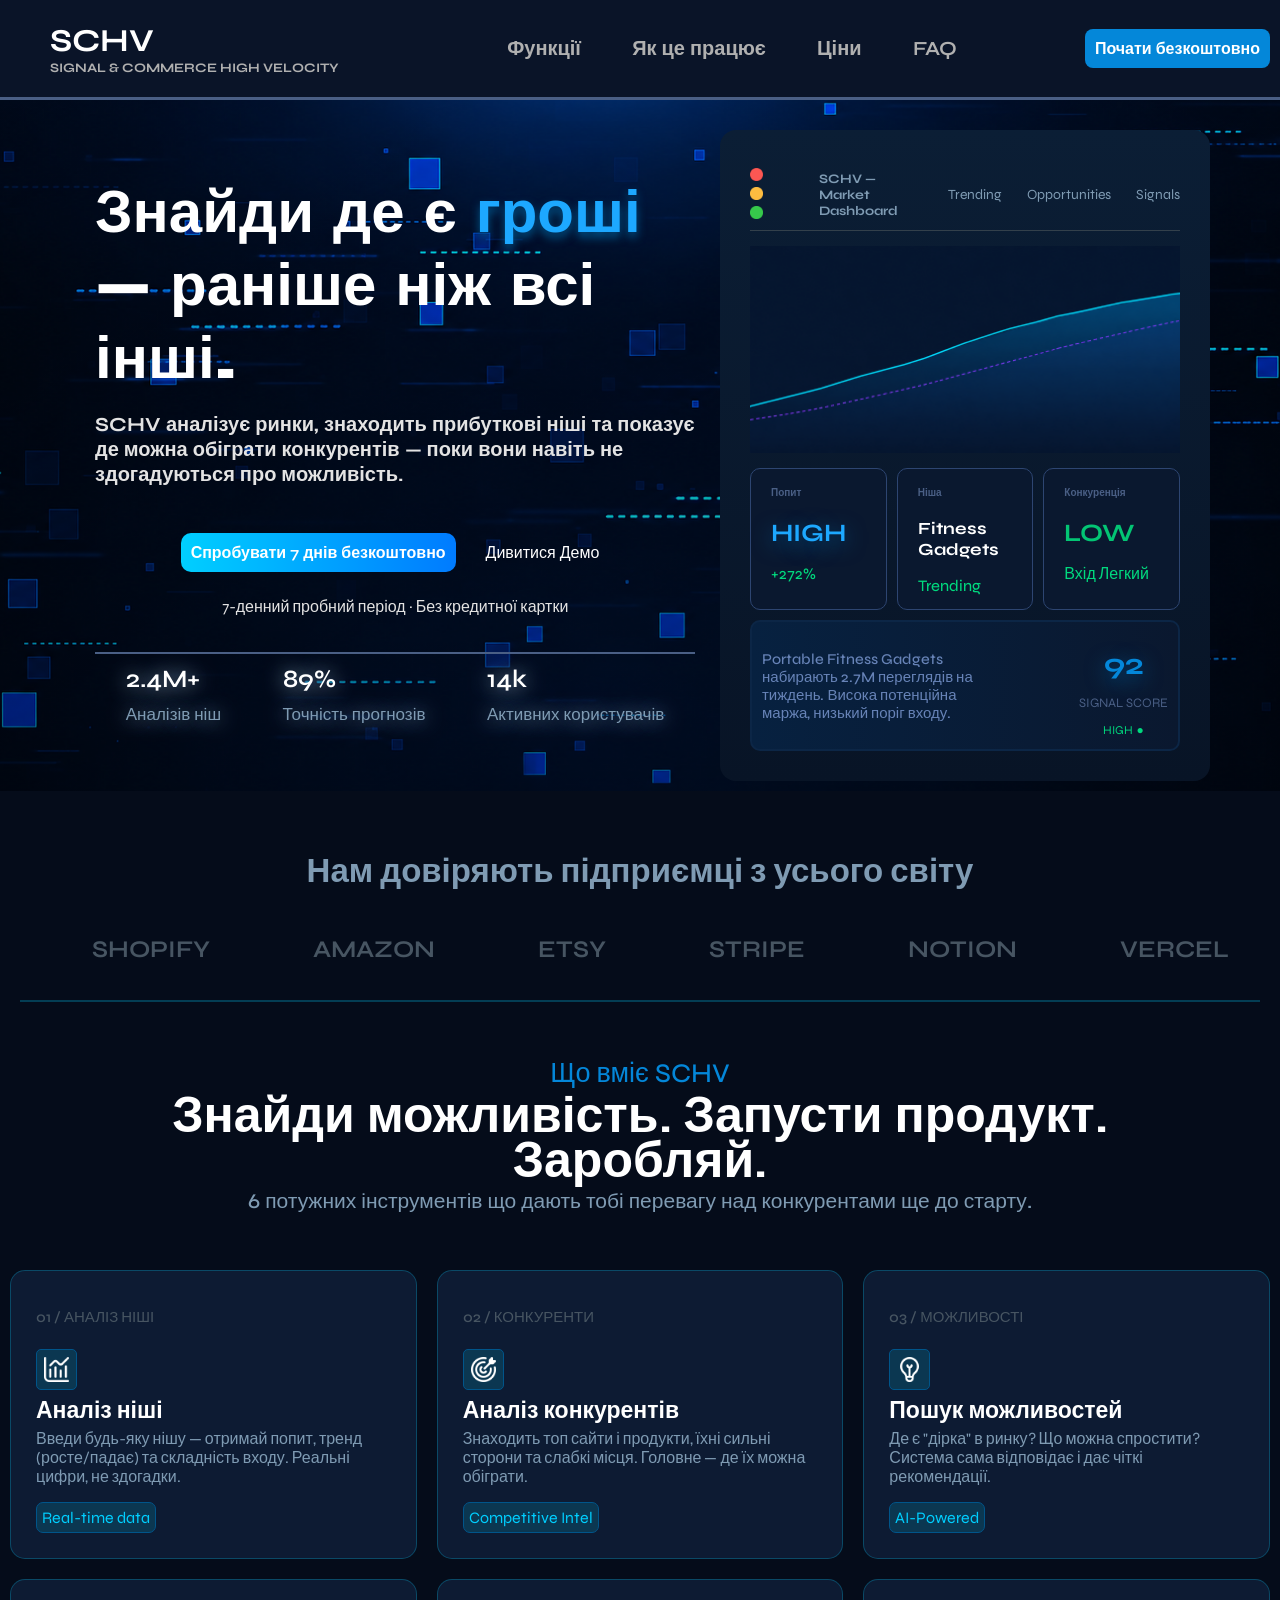
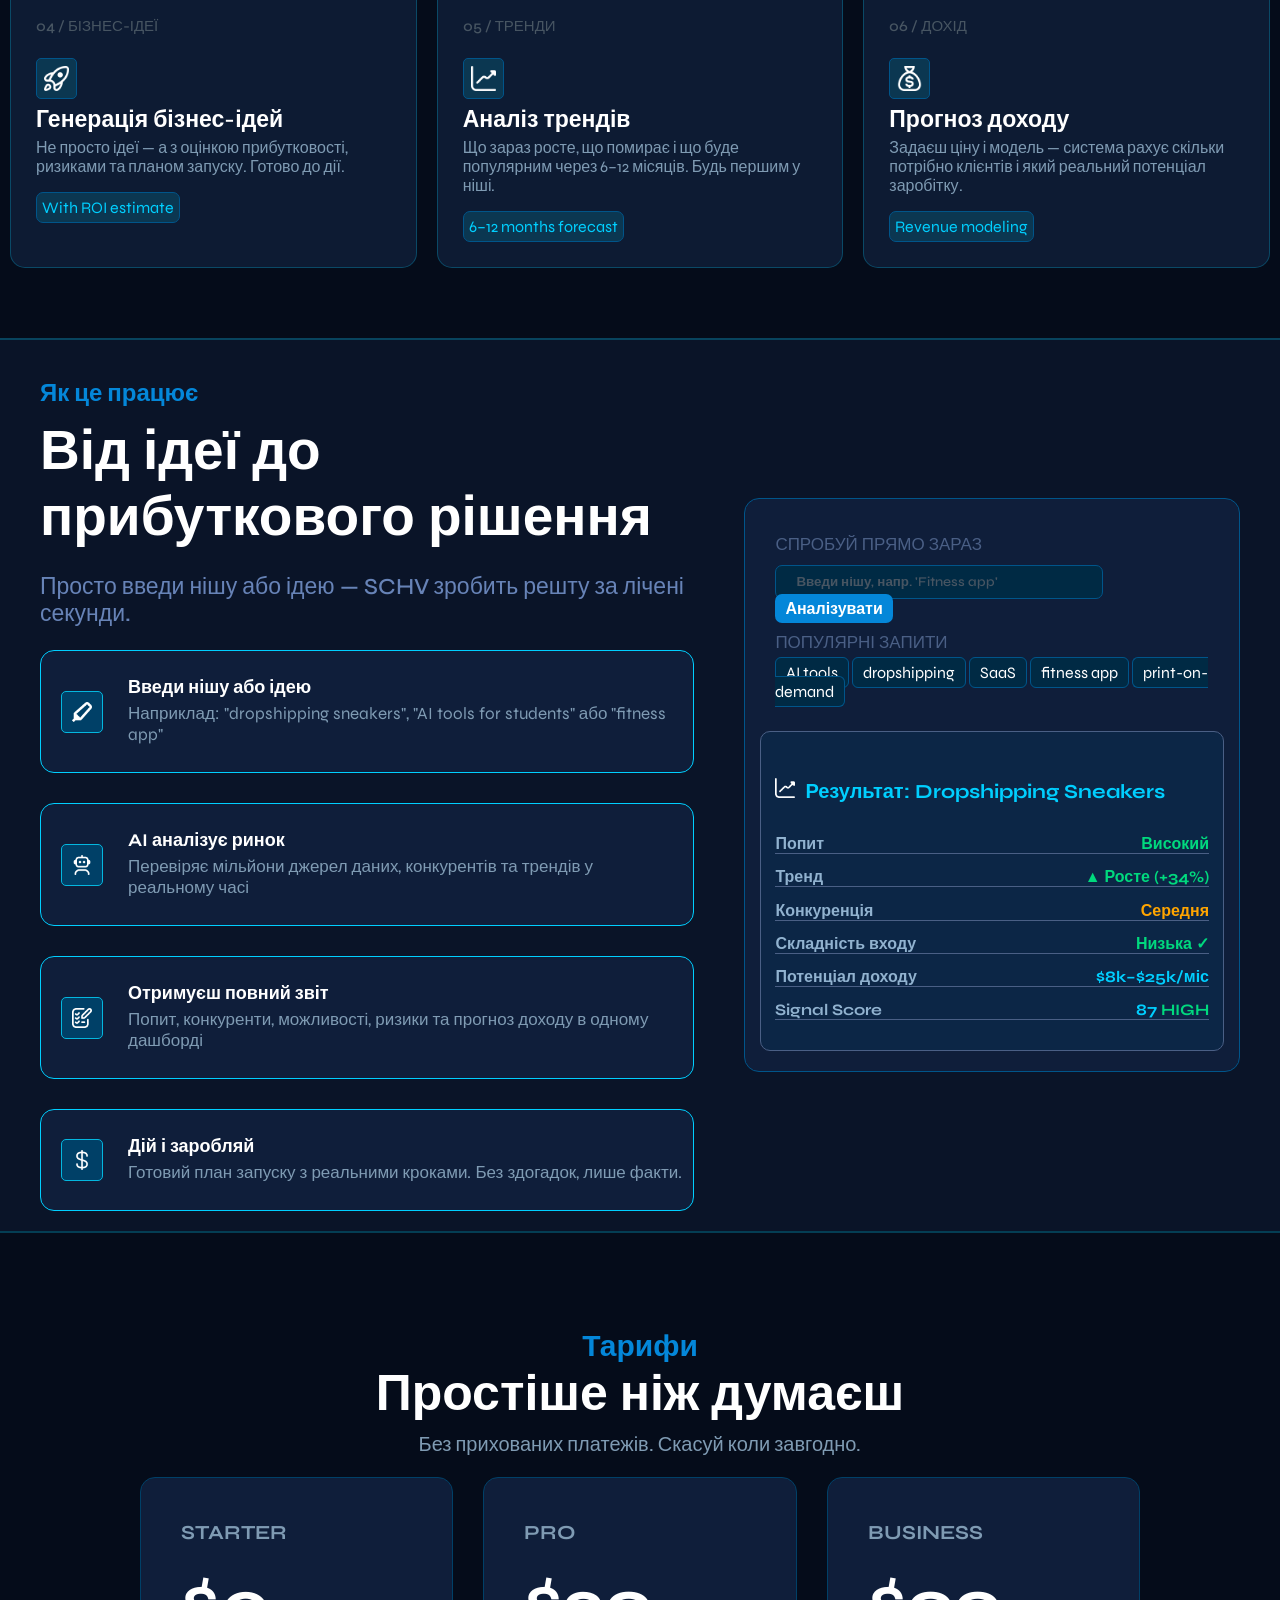
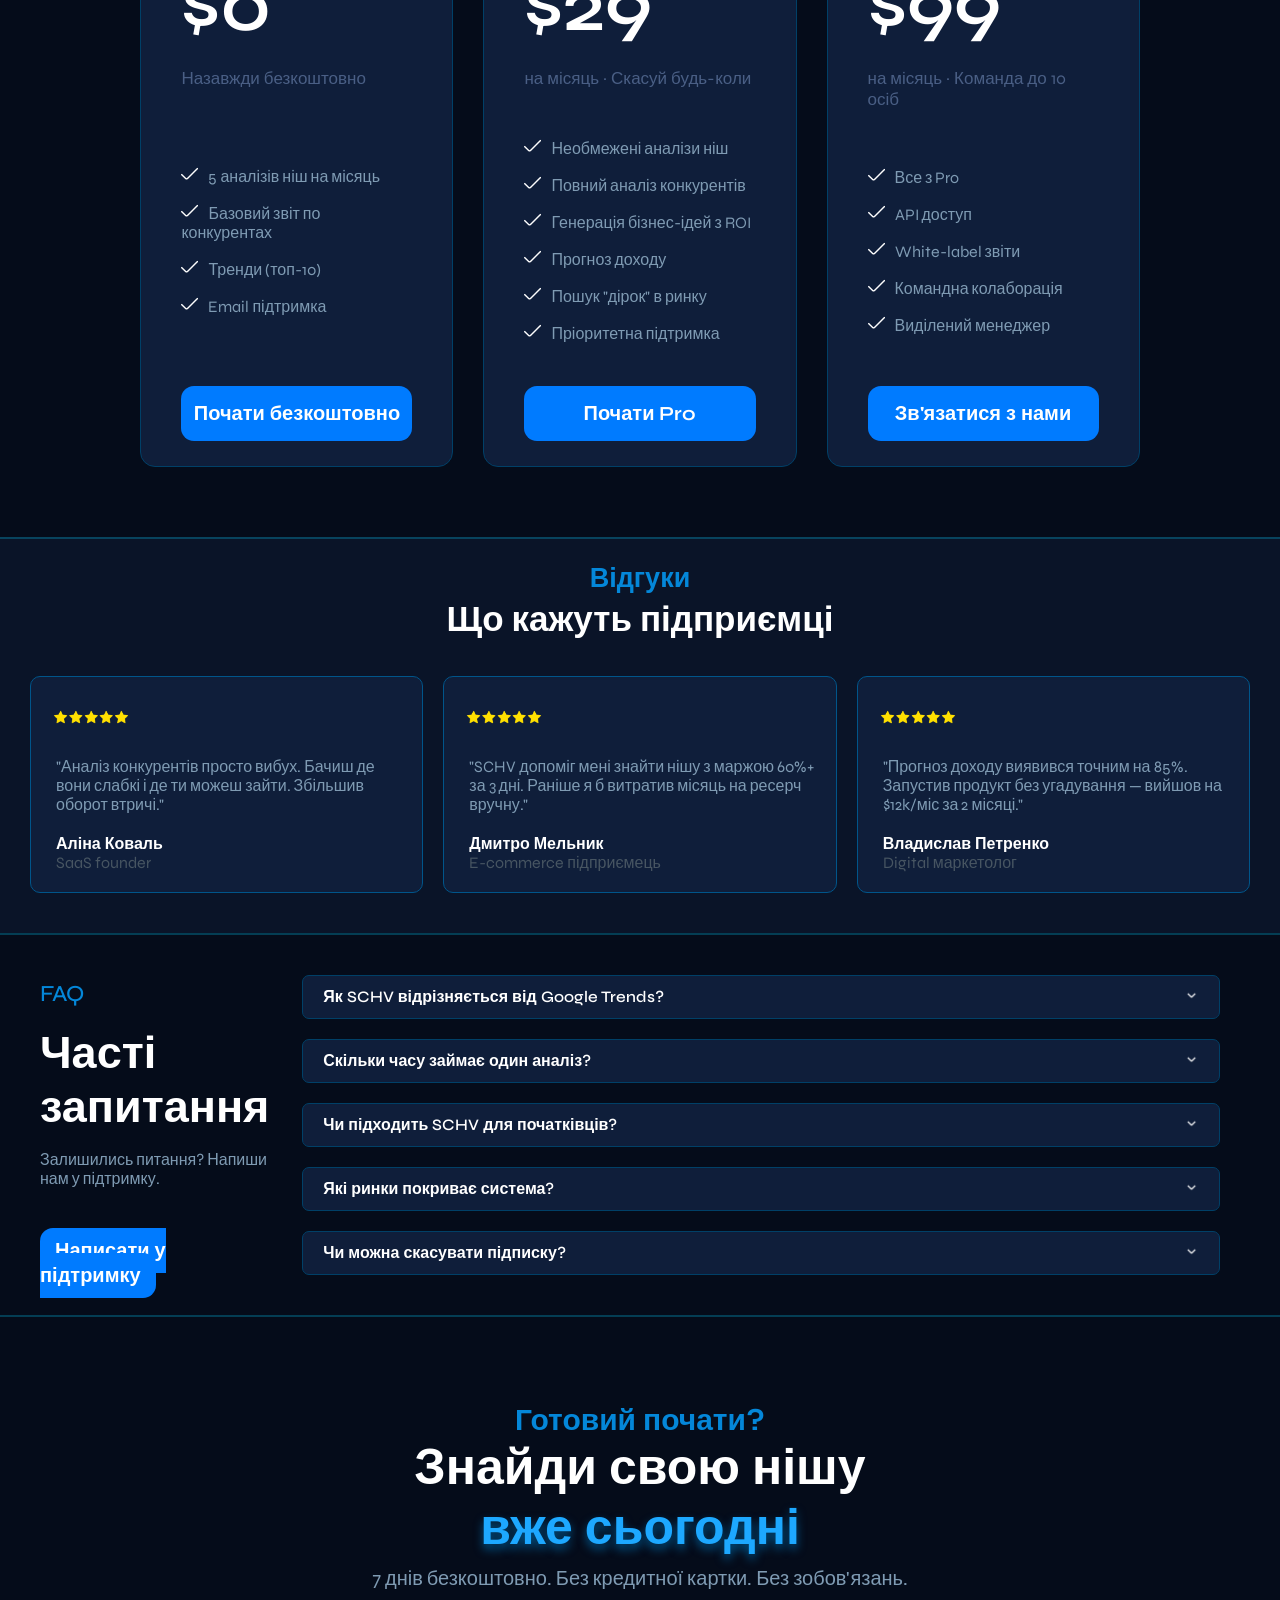
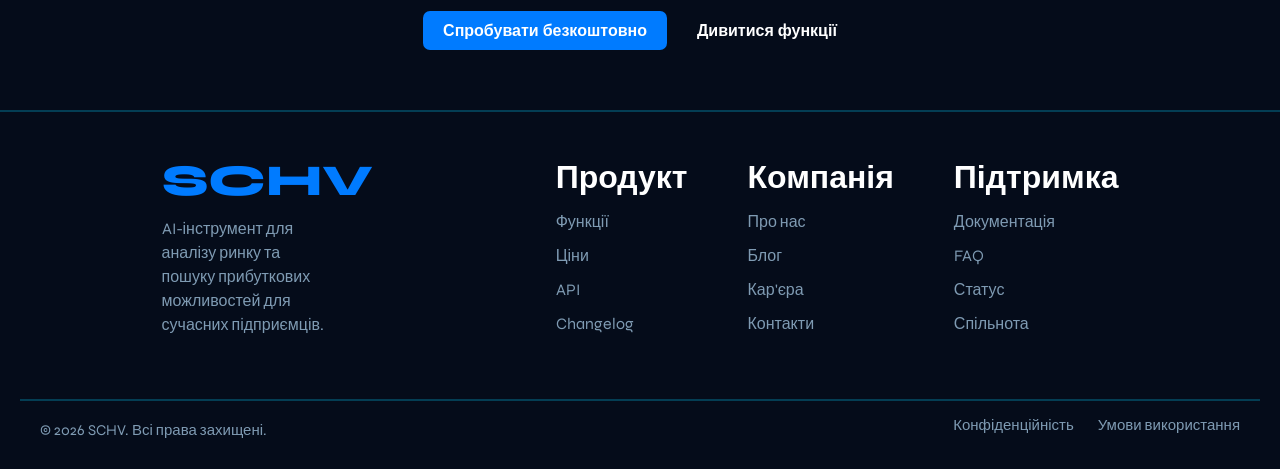
<file: index.html>
<!DOCTYPE html>
<html lang="uk">
<head>
   <meta charset="UTF-8">
   <meta name="viewport" content="width=device-width, initial-scale=1.0">
   <title>SCHV</title>
   <link rel="stylesheet" href="styles/main.css">
   <link rel="stylesheet" href="styles/mobile.css">
<link rel="preconnect" href="https://fonts.googleapis.com">
<link rel="preconnect" href="https://fonts.gstatic.com" crossorigin>
<link href="https://fonts.googleapis.com/css2?family=Laila:wght@300;400;500;600;700&family=Montserrat:ital,wght@0,100..900;1,100..900&family=Open+Sans:ital,wght@0,300..800;1,300..800&family=Oswald:wght@200..700&family=Poppins:ital,wght@0,100;0,200;0,300;0,400;0,500;0,600;0,700;0,800;0,900;1,100;1,200;1,300;1,400;1,500;1,600;1,700;1,800;1,900&family=Roboto:ital,wght@0,100..900;1,100..900&family=Syne:wght@400..800&display=swap" rel="stylesheet">
</head>
<body>
   <header class="header">

      <div class="header-box">
         <div class="head-logo">
            <h1 class="logo-text"><a href="#" class="logo-link">SCHV</a></h1>
            <h2 class="logo-text-deteiled">SIGNAL & COMMERCE HIGH VELOCITY</h2>
         </div>
         <button class="burger" id="burgerBtn" aria-label="Меню" aria-expanded="false">
            <span></span><span></span><span></span>
         </button>
         <div class="head-nav" id="headNav">
            <nav class="main-nav">
               <ul class="nav-list">
                  <li class="nav-item"><a href="#about" class="navs">Функції</a></li>
                  <li class="nav-item"><a href="#work" class="navs">Як це працює</a></li>
                  <li class="nav-item"><a href="#price" class="navs">Ціни</a></li>
                  <li class="nav-item"><a href="#faq" class="navs">FAQ</a></li>
               </ul>
            </nav>
         </div>
         <div class="head-start" id="headStart">
            <a href="#ready" class="start-btn">Почати безкоштовно</a>
         </div>
      </div>
   </header>
   <main>
      <section class="hero">
    
      <div class="hero-box">
         <div class="hero-text">
            <h1 class="hero-h1">Знайди де є <span class="hero-h1word">гроші</span> — раніше ніж всі інші.</h1>
            <h2 class="hero-h2">SCHV аналізує ринки, знаходить прибуткові ніші та показує де можна обіграти конкурентів — поки вони навіть не здогадуються про можливість.</h2>
            <div class="hero-btn-box">
               <a href="" class="hero-btn btn1">Спробувати 7 днів безкоштовно</a>
               <a href="" class="hero-btn btn2">Дивитися Демо</a>
            </div>
            <p class="discribe-btn">7-денний пробний період · Без кредитної картки</p>
            <div class="subline-hero">
               <div class="subline-hero-items">
                  <div class="stat-num">2.4M+</div>
                  <div class="stat-label">Аналізів ніш</div>
               </div>
               <div class="subline-hero-items">
                  <div class="stat-num">89%</div>
                  <div class="stat-label">Точність прогнозів</div>
               </div>
               <div class="subline-hero-items">
                  <div class="stat-num">14k</div>
                  <div class="stat-label">Активних користувачів</div>
               </div>
            </div>
         </div>
         <div class="hero-board-box">
               <div class="dashboard-header">

                     <div class="icons">
                        <img src="img/Ellipse 2.png" alt="redBtn" class="iosImg">
                        <img src="img/Ellipse 2 (1).png" alt="yellowBtn" class="iosImg">
                        <img src="img/Ellipse 2 (2).png" alt="greenBtn" class="iosImg">
                     </div>
                     <h1 class="head-text">SCHV — Market Dashboard</h1>
                  
                  <ul class="items">
                     <li class="items-l">Trending</li>
                     <li class="items-l">Opportunities</li>
                     <li class="items-l">Signals</li>
                  </ul>
                  
               </div>
               <div class="dashboard-traffic"></div>
               <div class="dashboard-box">
                  <div class="dashboard-about">
                     <h1 class="disc">Попит</h1>
                     <p class="about-popular about-size">HIGH</p>
                     <p class="about-text">+272%</p>
                  </div>
                  <div class="dashboard-about">
                     <h1 class="disc">Ніша</h1>
                     <p class="about-type about-size">Fitness Gadgets</p>
                     <p class="about-text">Trending</p>
                  </div>
                  <div class="dashboard-about">
                     <h1 class="disc">Конкуренція</h1>
                     <p class="about-popular1 about-size">LOW</p>
                     <p class="about-text">Вхід Легкий</p>
                  </div>
               </div>
               <div class="dashboard-foot">
                  <div class="foot-about">
                     <h1 class="dashboard-foot-disc">Portable Fitness Gadgets набирають 2.7M переглядів на тиждень. Висока потенційна маржа, низький поріг входу.</h1>
                  </div>
                  <div class="foot-about1">
                     <h1 class="foot-popularity">92</h1>
                     <p class="foot-score-text">SIGNAL SCORE</p>
                     <p class="foot-population">HIGH ●</p>
                  </div>
               </div>
         </div>
      </div>
      </section>

      <section class="about" id="about">
      <div class="dovira">
         <h1 class="dovira-text">Нам довіряють підприємці з усього світу</h1>
         <ul class="partner-list">
            <li class="partner-items"><a href="https://www.shopify.com/" class="partners">SHOPIFY</a></li>
            <li class="partner-items"><a href="https://www.amazon.com/" class="partners">AMAZON</a></li>
            <li class="partner-items"><a href="https://www.etsy.com/" class="partners">ETSY</a></li>
            <li class="partner-items"><a href="https://stripe.com/" class="partners">STRIPE</a></li>
            <li class="partner-items"><a href="https://www.notion.com/" class="partners">NOTION</a></li>
            <li class="partner-items"><a href="https://vercel.com/" class="partners">VERCEL</a></li>
         </ul>
         <div class="metrics-inner"></div>
      </div>
      
      <div class="possibilities">
         <div class="possibilities-text">
            <h1 class="text1">Що вміє SCHV</h1>
            <p class="text2">Знайди можливість. Запусти продукт. <br>Заробляй.</p>
            <p class="text3">6 потужних інструментів що дають тобі перевагу над конкурентами ще до старту.</p>
         </div>
         <div class="poss-conteiner">
            <div class="poss-box">
               <h1 class="poss-disc">01 / АНАЛІЗ НІШІ</h1>
               <img src="img/icons/chart-histogram (2).png" alt="icon" class="poss-icon">
               <p class="poss-text">Аналіз ніші</p>
               <p class="poss-text1">Введи будь-яку нішу — отримай попит, тренд (росте/падає) та складність входу. Реальні цифри, не здогадки.</p>
               <p class="poss-text2">Real-time data</p>
            </div>
            <div class="poss-box">
               <h1 class="poss-disc">02 / КОНКУРЕНТИ</h1>
               <img src="img/icons/bullseye-arrow (2).png" alt="icon" class="poss-icon">
               <p class="poss-text">Аналіз конкурентів</p>
               <p class="poss-text1">Знаходить топ сайти і продукти, їхні сильні сторони та слабкі місця. Головне — де їх можна обіграти.</p>
               <p class="poss-text2">Competitive Intel</p>
            </div>
            <div class="poss-box">
               <h1 class="poss-disc">03 / МОЖЛИВОСТІ</h1>
               <img src="img/icons/bulb.png" alt="icon" class="poss-icon">
               <p class="poss-text">Пошук можливостей</p>
               <p class="poss-text1">Де є "дірка" в ринку? Що можна спростити? Система сама відповідає і дає чіткі рекомендації.</p>
               <p class="poss-text2">AI-Powered</p>
            </div>
            <div class="poss-box">
               <h1 class="poss-disc">04 / БІЗНЕС-ІДЕЇ</h1>
               <img src="img/icons/rocket-lunch.png" alt="icon" class="poss-icon">
               <p class="poss-text">Генерація бізнес-ідей</p>
               <p class="poss-text1">Не просто ідеї — а з оцінкою прибутковості, ризиками та планом запуску. Готово до дії.</p>
               <p class="poss-text2">With ROI estimate</p>
            </div>
            <div class="poss-box">
               <h1 class="poss-disc">05 / ТРЕНДИ</h1>
               <img src="img/icons/chat-arrow-grow.png" alt="icon" class="poss-icon">
               <p class="poss-text">Аналіз трендів</p>
               <p class="poss-text1">Що зараз росте, що помирає і що буде популярним через 6–12 місяців. Будь першим у ніші.</p>
               <p class="poss-text2">6–12 months forecast</p>
            </div>
            <div class="poss-box">
               <h1 class="poss-disc">06 / ДОХІД</h1>
               <img src="img/icons/sack-dollar.png" alt="icon" class="poss-icon">
               <p class="poss-text">Прогноз доходу</p>
               <p class="poss-text1">Задаєш ціну і модель — система рахує скільки потрібно клієнтів і який реальний потенціал заробітку.</p>
               <p class="poss-text2">Revenue modeling</p>
            </div>
         </div>
      </div>
      </section>

      <section class="works" id="work">
      <div class="works-about">
         <div class="work-texts-box">
            <h1 class="work-text">Як це працює</h1>
            <p class="work-text1">Від ідеї до прибуткового рішення</p>
            <p class="work-text2">Просто введи нішу або ідею — SCHV зробить решту за лічені секунди.</p>
         </div>
         <div class="work-list">

            <div class="work-box">
               <div>
                  <img src="img/icons/highlighter.png" alt="icon" class="work-icon">
               </div>
               <div class="work-text-box">
                  <h1 class="list-text1">Введи нішу або ідею</h1>
                  <p class="list-text2">Наприклад: "dropshipping sneakers", "AI tools for students" або "fitness app"</p>
               </div>
            </div>

            <div class="work-box">
               <div>
                  <img src="img/icons/user-robot.png" alt="icon" class="work-icon">
               </div>
               <div class="work-text-box">
                  <h1 class="list-text1">AI аналізує ринок</h1>
                  <p class="list-text2">Перевіряє мільйони джерел даних, конкурентів та трендів у реальному часі</p>
               </div>
            </div>

            <div class="work-box">
               <div>
                  <img src="img/icons/task-checklist.png" alt="icon" class="work-icon">
               </div>
               <div class="work-text-box">
                  <h1 class="list-text1">Отримуєш повний звіт</h1>
                  <p class="list-text2">Попит, конкуренти, можливості, ризики та прогноз доходу в одному дашборді</p>
               </div>
            </div>

            <div class="work-box">
               <div>
                  <img src="img/icons/dollar.png" alt="icon" class="work-icon">
               </div>
               <div class="work-text-box">
                  <h1 class="list-text1">Дій і заробляй</h1>
                  <p class="list-text2">Готовий план запуску з реальними кроками. Без здогадок, лише факти.</p>
               </div>
            </div>
         </div>
      </div>
      <div class="works-box">
         <div class="works-head">
            <h1 class="work-head-text">Спробуй прямо зараз</h1>
            <input type="text" class="user-input" placeholder="Введи нішу, напр. 'Fitness app'">
            <a href="#" class="work-btn">Аналізувати</a>
            <div class="works-popular">
               <h1 class="work-head-text">Популярні запити</h1>
               <a href="#" class="work-head-requist">AI tools</a>
               <a href="#" class="work-head-requist">dropshipping</a>
               <a href="#" class="work-head-requist">SaaS</a>
               <a href="#" class="work-head-requist">fitness app</a>
               <a href="#" class="work-head-requist">print-on-demand</a>
            </div>
         </div>
         <div class="works-body">

            <div class="result-box">
               <h1 class="res-text"><img src="img/icons/chat-arrow-grow.png" alt="icon" class="res-icon">Результат: Dropshipping Sneakers</h1>
               <div class="results">
                  <h1 class="left">Попит</h1>
                  <h1 class="right">Високий</h1>
               </div>
               <div class="results">
                  <h1 class="left">Тренд</h1>
                  <h1 class="right">▲ Росте (+34%)</h1>
               </div>
               <div class="results">
                  <h1 class="left">Конкуренція</h1>
                  <h1 class="right right-1">Середня</h1>
               </div>
               <div class="results">
                  <h1 class="left">Складність входу</h1>
                  <h1 class="right">Низька ✓</h1>
               </div>
               <div class="results">
                  <h1 class="left">Потенціал доходу</h1>
                  <h1 class="right right-num">$8k–$25k/міс</h1>
               </div>
               <div class="results">
                  <h1 class="left">Signal Score</h1>
                  <h1 class="right"><span class="right-num">87</span> HIGH</h1>
               </div>
            </div>
         </div>
      </div>
      </section>

      <section class="price" id="price">
      <div class="price-text-box">
         <h1 class="price-text">Тарифи</h1>
         <p class="price-text1">Простіше ніж думаєш</p>
         <p class="price-text2">Без прихованих платежів. Скасуй коли завгодно.</p>
        
      </div>
      <div class="price-tarifs-box">
         <div class="tarifs">
            <div class="tarif-price">
               <h1 class="tarif-name">Starter</h1>
               <p class="tarif-cost">$0</p>
               <p class="tarif-long">Назавжди безкоштовно</p>
            </div>
            <div class="tarif-include">
               <p class="tarif-text"><img src="img/icons/check.png" alt="check" class="checkPng">5 аналізів ніш на місяць</p>
               <p class="tarif-text"><img src="img/icons/check.png" alt="check" class="checkPng">Базовий звіт по конкурентах</p>
               <p class="tarif-text"><img src="img/icons/check.png" alt="check" class="checkPng">Тренди (топ-10)</p>
               <p class="tarif-text"><img src="img/icons/check.png" alt="check" class="checkPng">Email підтримка</p>
            </div>
            <div class="tarif-btn-box"><a href="#" class="pro-btn">Почати безкоштовно</a></div>
         </div>
         <div class="tarifs">
            <div class="tarif-price">
               <h1 class="tarif-name">Pro</h1>
               <p class="tarif-cost">$29</p>
               <p class="tarif-long">на місяць · Скасуй будь-коли</p>
            </div>
            <div class="tarif-include">
               <p class="tarif-text"><img src="img/icons/check.png" alt="check" class="checkPng">Необмежені аналізи ніш</p>
               <p class="tarif-text"><img src="img/icons/check.png" alt="check" class="checkPng">Повний аналіз конкурентів</p>
               <p class="tarif-text"><img src="img/icons/check.png" alt="check" class="checkPng">Генерація бізнес-ідей з ROI</p>
               <p class="tarif-text"><img src="img/icons/check.png" alt="check" class="checkPng">Прогноз доходу</p>
               <p class="tarif-text"><img src="img/icons/check.png" alt="check" class="checkPng">Пошук "дірок" в ринку</p>
               <p class="tarif-text"><img src="img/icons/check.png" alt="check" class="checkPng">Пріоритетна підтримка</p>
            </div>
            <div class="tarif-btn-box"><a href="#" class="pro-btn">Почати Pro</a></div>
         </div>
         <div class="tarifs">
            <div class="tarif-price">
               <h1 class="tarif-name">Business</h1>
               <p class="tarif-cost">$99</p>
               <p class="tarif-long">на місяць · Команда до 10 осіб</p>
            </div>
            <div class="tarif-include">
               <p class="tarif-text"><img src="img/icons/check.png" alt="check" class="checkPng">Все з Pro</p>
               <p class="tarif-text"><img src="img/icons/check.png" alt="check" class="checkPng">API доступ</p>
               <p class="tarif-text"><img src="img/icons/check.png" alt="check" class="checkPng">White-label звіти</p>
               <p class="tarif-text"><img src="img/icons/check.png" alt="check" class="checkPng">Командна колаборація</p>
               <p class="tarif-text"><img src="img/icons/check.png" alt="check" class="checkPng">Виділений менеджер</p>
            </div>
            <div class="tarif-btn-box">
               <a href="#" class="pro-btn">Зв'язатися з нами</a>
            </div>
         </div>
      </div>
      </section>

      <section class="fidbacks">
      <div class="fidback-head">
         <h1 class="fb-text1">Відгуки</h1>
         <p class="fb-text2">Що кажуть підприємці</p>
         <div class="fidback-body">
            <div class="userFB">
               <img src="img/icons/star.png" alt="rating" class="fb-stars">
               <p class="fb-text-emount">"Аналіз конкурентів просто вибух. Бачиш де вони слабкі і де ти можеш зайти. Збільшив оборот втричі."</p>
               <div class="user-name">
                  <h1 class="fb-user">Аліна Коваль</h1>
                  <p class="fb-user-work">SaaS founder</p>
               </div>
            </div>
            <div class="userFB">
                <img src="img/icons/star.png" alt="rating" class="fb-stars">
               <p class="fb-text-emount">"SCHV допоміг мені знайти нішу з маржою 60%+ за 3 дні. Раніше я б витратив місяць на ресерч вручну."</p>
               <div class="user-name">
                  <h1 class="fb-user">Дмитро Мельник</h1>
                  <p class="fb-user-work">E-commerce підприємець</p>
               </div>
            </div>
            <div class="userFB">
               <img src="img/icons/star.png" alt="rating" class="fb-stars">
               <p class="fb-text-emount">"Прогноз доходу виявився точним на 85%. Запустив продукт без угадування — вийшов на $12k/міс за 2 місяці."</p>
               <div class="user-name">
                  <h1 class="fb-user">Владислав Петренко</h1>
                  <p class="fb-user-work">Digital маркетолог</p>
               </div>
            </div>
         </div>
      </div>
      </section>

      <section class="faq" id="faq">
      <div class="faq-menu">
         <h1 class="faq-text">FAQ</h1>
         <p class="faq-text1">Часті<br> запитання</p>
         <p class="faq-text2">Залишились питання? Напиши нам у підтримку.</p>
         <a href="#" class="tarif-btn faq-btn">Написати у підтримку</a>
      </div>
      
      <div class="faq-questions">
         <div class="faq-box">
            <div class="faq-header">
               <div class="faq-question">Як SCHV відрізняється від Google Trends?</div>
               <div class="faq-toggle"><img src="img/icons/angle-small-down.png" alt="btn" class="img"></div>
            </div>
            <div class="faq-answer">
               Google Trends показує лише загальний інтерес. SCHV аналізує попит, конкурентів, прибутковість і дає конкретні рекомендації що робити далі — все в одному місці.
            </div>
         </div>

         <div class="faq-box">
            <div class="faq-header">
               <div class="faq-question">Скільки часу займає один аналіз?</div>
               <div class="faq-toggle"><img src="img/icons/angle-small-down.png" alt="btn" class="img"></div>
            </div>
            <div class="faq-answer">
               Повний аналіз ніші займає від 15 до 60 секунд. Ти отримуєш детальний звіт який раніше займав тижні ручного ресерчу.
            </div>
         </div>

         <div class="faq-box">
            <div class="faq-header">
               <div class="faq-question">Чи підходить SCHV для початківців?</div>
               <div class="faq-toggle"><img src="img/icons/angle-small-down.png" alt="btn" class="img"></div>
            </div>
            <div class="faq-answer">
               Абсолютно. Інтерфейс простий — вводиш ідею, отримуєш чіткий звіт. Не потрібно бути маркетологом чи аналітиком. SCHV пояснює все зрозумілою мовою.
            </div>
         </div>

         <div class="faq-box">
            <div class="faq-header">
               <div class="faq-question">Які ринки покриває система?</div>
               <div class="faq-toggle"><img src="img/icons/angle-small-down.png" alt="btn" class="img"></div>
            </div>
            <div class="faq-answer">
               SCHV аналізує e-commerce, SaaS, dropshipping, digital products, affiliate marketing та інші онлайн-бізнес моделі. Покриття понад 40 країн і 200+ категорій.
            </div>
         </div>

         <div class="faq-box">
            <div class="faq-header">
               <div class="faq-question">Чи можна скасувати підписку?</div>
               <div class="faq-toggle"><img src="img/icons/angle-small-down.png" alt="btn" class="img"></div>
            </div>
            <div class="faq-answer">
               Так, будь-коли без штрафів і запитань. Скасування займає 30 секунд в налаштуваннях акаунту. Доступ зберігається до кінця оплаченого періоду.
            </div>
         </div>
      </div>

      </section>
      <section class="ready" id="ready">
         <div class="ready-text-box">
            <h1 class="ready-text price-text">Готовий почати?</h1>
            <p class="ready-text1 price-text1">Знайди свою нішу<br> <span class="hero-h1word ready-text-word">вже сьогодні</span></p>
            <p class="ready-text2 price-text2">7 днів безкоштовно. Без кредитної картки. Без зобов'язань.</p>
         </div>
         <div class="ready-btn-box">
            <a href="#" class="ready-btn">Спробувати безкоштовно</a>
            <a href="#" class="ready-btn2">Дивитися функції</a>
         </div>
      </section>

      
   </main>
   <footer class="footer">
      <div class="footer-main-box">
         <div class="footer-main-1">
            <h1 class="footer-main-name">SCHV</h1>
            <p class="footer-main-disc">AI-інструмент для аналізу ринку та пошуку прибуткових можливостей для сучасних підприємців.</p>
         </div>
         <div class="footer-main">
            <ul class="foot-list-box">
               <h1 class="list-name">Продукт</h1>
               <li class="list-foot"><a href="#about" class="footer-ul-link">Функції</a></li>
               <li class="list-foot"><a href="#price" class="footer-ul-link">Ціни</a></li>
               <li class="list-foot"><a href="#" class="footer-ul-link">API</a></li>
               <li class="list-foot"><a href="#" class="footer-ul-link">Changelog</a></li>
            </ul>
            <ul class="foot-list-box">
               <h1 class="list-name">Компанія</h1>
               <li class="list-foot"><a href="#" class="footer-ul-link">Про нас</a></li>
               <li class="list-foot"><a href="#" class="footer-ul-link">Блог</a></li>
               <li class="list-foot"><a href="#" class="footer-ul-link">Кар'єра</a></li>
               <li class="list-foot"><a href="#" class="footer-ul-link">Контакти</a></li>
            </ul>
            <ul class="foot-list-box">
               <h1 class="list-name">Підтримка</h1>
               <li class="list-foot"><a href="#" class="footer-ul-link">Документація</a></li>
               <li class="list-foot"><a href="#faq" class="footer-ul-link">FAQ</a></li>
               <li class="list-foot"><a href="#" class="footer-ul-link">Статус</a></li>
               <li class="list-foot"><a href="#" class="footer-ul-link">Спільнота</a></li>
            </ul>
         </div>
      </div>
      <div class="footer-bottom">
         <div class="footer-text-b">&copy; 2026 SCHV. Всі права захищені.</div>
         <div class="footer-link-box"> 
            <a href="#" class="foot-link">Конфіденційність</a>
            <a href="#work" class="foot-link">Умови використання</a>
         </div>
      </div>
   </footer>
   <script src="js/script.js"></script>
</body>
</html>
</file>
<file: styles/main.css>
:root{
    --bg: #050c1a;
    --bg2: #0a1428;
    --bg3: #0f1e3a;
    --card: #0d1b33;
    --card2: #111f38;
    --textColor: #0487D9;
    --textColor2: #7f9bb3;
}

html {
  scroll-behavior: smooth;
}

/* HEADER  */
.header-box{
    display: flex;
    justify-content: space-between;
    align-items: center;
    width: 100%;
    padding: 20px 20px;
    
}
.header{
    position: fixed;  
    top:0;
    z-index: 1000;
    width: 100%;
    border-bottom: 3px solid #4a5f85;
    background-color: var(--bg2);
}
.logo-text,
.logo-text-deteiled{
    margin: 0px;
    color: rgb(255, 255, 255);
    transition: all 0.3s ease;

}
.logo-text-deteiled{
    color: rgb(176, 176, 176);
    font-size: 13px;
}
.head-logo{
    padding-left: 30px;
}
.logo-link{
    text-decoration: none;
    color: white;
}
.logo-text:hover{
    transform: translateX(10px);
    
}
.nav-list{
    display: flex;
    gap: 4vw;
}
.nav-item{
    list-style: none;
    transition: all 0.3s ease;

}
.nav-item:hover{
    transform: translateY(-4px);
}
.navs{
    text-decoration: none;
    font-size: 20px;
    font-weight: 650;
    color: rgb(176, 176, 176);
    transition: all 0.3s ease;

}
.navs:hover{
    color: white;

}

.start-btn{
    text-decoration: none;
    color: rgb(255, 255, 255);
    background-color: var(--textColor);
    padding: 10px 10px;
    margin-right: 30px;
    border-radius: 8px;
    font-weight: 600;
    transition: all 0.3s ease;
}
.start-btn:hover{
    font-weight: 700;
    background-color: #035AA6;
}

/* MAIN SECTIUON LIKE HERO */
body {
font-family: "Syne", sans-serif;
margin: 0;
}

.hero-h1word{
    color: #1da8ff;
    text-shadow: 0 5px 10px #00558a;
}
.hero-img {
    width: 100%;
    height: auto;
}
.hero-text {
    display: flex;
    justify-content: center;
    align-items: center;
    flex-direction: column;
    color: white;
    max-width: 600px;
    padding: 25px;
    border-radius: 10px;
    margin-top: 60px;
}

.hero-h1{
    font-size: 60px;
    font-weight: 800;
    margin-bottom: 0;
    
}
.hero-h2{
    color:rgb(227, 227, 227);
    font-size: 20px;

}
.hero {
    background-image: 
    linear-gradient(rgba(0, 0, 0, 0), rgba(0, 0, 0, 0.425)),
    url(../img/backgrn.png);
    background-position: center;
    background-repeat: no-repeat;
    background-size: cover;
    min-height: 80vh;

}

.hero-btn-box{
    transform: none;
}
.hero-box{
    display: flex;
    align-items: center;
    justify-content: space-between;
    padding:  10px 70px;
    margin: 0 auto;
    
}
.hero-btn-box{
    display: flex;
    align-items: center;

    gap: 20px;
}
.hero-btn{
    text-decoration: none;
    transition: all 0.3s ease;
    margin-top: 30px;
}
.btn1{
    background: linear-gradient(90deg, #00CFFF, #007BFF); 
    color: white;
    border-radius: 10px;
    padding: 10px;
    font-weight: 600;
}
.btn2{
    color: white;
    padding: 10px;
    border-radius: 10px;
    font-weight: 500;
}

.btn1:hover{
    background: linear-gradient(90deg, #007BFF, #00CFFF); 
    box-shadow: 0 0 20px rgba(0, 207, 255, 0.4);
    transform: translateY(-5px);
}
.btn2:hover{
    background-color: #0089df;
    transform: translateY(-2px);
}
.discribe-btn{
color: #e2e2e2;
margin-top: 25px;
align-items: center;

}
.subline-hero{
    border-top: 2px solid #4a5f85;
    width: 100%;
    display: flex;
    align-items: flex-start;
    justify-content: space-around;
    margin-top: 20px;
    text-shadow: 0 1px 20px #91b2cf;
}
.stat-num{
    font-size: 25px;
    margin: 10px 0;
    font-weight: 600;
}
.stat-label{
    font-size: 17px;
    color: var(--textColor2);
    
}

.hero-board-box{
    background: linear-gradient(180deg, #0b1e35, #081426);
    border-radius: 16px;
    padding: 30px;
    margin-top: 120px;
}
.dashboard-header{
    display: flex;
    align-items: center;
    justify-content: space-between;
    gap: 50px;
    margin-bottom: 15px;
    border-bottom: 1px solid #33404b;
    max-width: 100%;
    
}

.icon{
    width: 12px;
    height: 12px;
    border-radius: 50%;
}
.items{
    display: flex;
    gap: 25px;
    list-style: none;
    padding: 0;
    margin: 0;
}

.items-l{
    color: var(--textColor2);
    cursor: pointer;
    font-size: 14px;

}

.center{
    display: flex;
    flex-direction: column; /* ВАЖЛИВО */
    gap: 15px;
}


.iosImg{
    width: 13px;
    gap: 3px;
}
.head-text{
    color: var(--textColor2);
    font-size: 13px;
}

.dashboard-traffic{
    background-image: url(../img/imgTraffic.png);
    background-position: center;
    background-repeat: no-repeat;
    background-size: cover;
    min-height: 23vh;
}


.dashboard-about{
    border: 1px solid #2d4571;
    border-radius: 10px;
    width: 100%;
    height: 120px;
    padding: 10px 20px;
   background-color: #0a182f;
   display: flex;
   justify-content: space-between;
   flex-direction: column;
}
.dashboard-box{
    display: flex;
    align-items: center;
    justify-content: space-between;
    margin-top: 15px;
    gap: 10px;
}
.disc{
    color: #4a5f85;
    font-size: 10px;
}
.about-popular{
    color: #1da8ff;
    text-shadow: 0 5px 20px #00558a;
    font-size: 25px;
    font-weight: 700;
    margin: 0;
}
.about-popular1{
    color: #03c574;
    font-size: 25px;
    font-weight: 700;
    margin: 0;
}
.about-text{
    color: #00D97E;
    font-weight: 450;

    margin-top: 5px;
   display: flex;
   align-items: flex-end;

}

.about-type{
    color: #ffffff;
    font-weight: 700;
    margin: 11px 0;
    font-size: 17px;
}


.dashboard-foot{
    display: flex;
    align-items: center;
    justify-content: space-between;
    background: linear-gradient(90deg, #072140, #0a182f);
    border: 2px solid #0c2646;
    border-radius: 10px;
    margin-top: 10px;
    padding: 0 10px;
}
.dashboard-foot-disc{
    color: #6783b7;
    font-size: 15px;
    width: 220px;
    font-weight: 500;
}
.foot-popularity{
    color: var(--textColor);
    font-size: 30px;
    margin-bottom: 5px;
    text-align: center;
    text-shadow: 0 5px 20px #00558a;

}

.foot-score-text{
    color: #4a5f85;
    font-size: 13px;
    margin-bottom: 5px;
}
.foot-population{
    color:#00D97E;
    text-align: center;
    font-size: 12px;
}

.about{
    display: flex;
    justify-content: space-between;
    flex-direction: column;
    background-color: var(--bg);

}
.dovira{
    display: flex;
    align-items: center;
    justify-content: center;
    flex-direction: column;
    padding: 30px 20px;
}
.partner-list{
    display: flex;
    flex-direction: row;
    justify-content: space-around;
    width: 100%;    
}
.dovira-text{
    color: var(--textColor2);
    margin-top: 30px;
    font-size: 33px;
    font-weight: 550;
}

.partner-items {
    list-style: none;
}
.partners{
    text-decoration: none;
    color: #475562;
    font-weight: 650;
    font-size: 24px;
    transition: all 0.3s ease;
}
.partners:hover{
    color: var(--textColor2);
}

.metrics-inner {
  border: 1px solid rgba(0, 212, 255, 0.25);
  width: 99.9%;
  margin: 20px 0;
}


.possibilities{
    display: flex;
    align-items: center;
    justify-content: space-between;
    flex-direction: column;
    padding-bottom: 60px;
}
.possibilities-text{
    display: flex;
    align-items: center;
    text-align: center ;
    flex-direction: column;
}
.text1{
    color: var(--textColor);
    font-size: 27px;
    font-weight: 500;
    margin: 5px 0;
}
.text2{
    color: #ffffff;
    font-size: 50px;
    font-weight: 650;
    margin: 0;
    line-height: 0.9;
}
.text3{
    color: var(--textColor2);
    font-size: 21px;
    font-weight: 530;
    margin-top: 5px;
}

.poss-conteiner{
    margin-top: 25px;
    display: grid;
    grid-template-columns: repeat(3, 1fr);
    grid-template-rows: auto;
    
}

.poss-box{
    border: 1px solid rgba(0, 212, 255, 0.25);
    background-color: var(--card);
    border-radius: 15px;
    padding: 25px;
    margin: 10px 10px;
    transition: all 0.3s ease ;
}
.poss-disc{
    color: #475562;
    font-size: 15px;
    font-weight: 540
}

.poss-text{
    color: #ffffff;
    font-size: 23px;
    font-weight: 570;
    margin: 0;
}
.poss-text1{
    color: var(--textColor2);
    margin-top: 5px;
}
.poss-text2{
    color: #00CFFF;
    border: 1px solid #00558a;
    background-color: rgba(0, 212, 255, 0.15);
    max-width: fit-content;
    padding: 5px;
    border-radius: 7px;
    margin-bottom: 0;
    transition: all 0.3s ease ;

}
.poss-box:hover{
    border: 1px solid #00CFFF;
}
.poss-box:hover>.poss-text2{
    background-color: #00558a;
    border: 1px solid #00CFFF;
    font-weight: 550;
}

.poss-icon{
    border: 1px solid #00558a;
    background-color: rgba(0, 212, 255, 0.15);
    border-radius: 5px;
    padding: 7px;
    width: 25px;
    margin-top: 10px;
    margin-bottom: 3px;
    transition: all 0.3s ease;
}
.poss-box:hover>.poss-icon{
    box-shadow: 1px 5px 10px #00558a;
    background-color: #035AA6;
}

.inner{
    border-bottom: 2px solid rgba(0, 212, 255, 0.25);
    width: 99.9%;
    margin: 50px 0;
}



.works{
    border-top: 2px solid rgba(0, 212, 255, 0.25);
    background-color: var(--bg2);
    display: flex;
    align-items: center;
    justify-content: space-between;
    padding: 20px 40px;
    margin: 0 auto;
    gap: 50px;
}
.work-text{
    color: var(--textColor);
    font-weight: 550;
    margin-bottom: 10px;
}
.work-text1{
    color: #ffffff;
    font-size: 55px;
    font-weight: 600;
    margin: 3px 0 0 0;
    max-width: 100%;
}
.work-text2{
    color: #6783b7;
    font-size: 23px;
    font-weight: 530;
    max-width: 100%;
}

.work-icon{
    width: 20px;
    border: 1px solid #04b7df;
    background-color: #004067;
    border-radius: 5px;
    align-items: center;
    display: flex;
    margin-left: 10px;
    padding: 10px;
}

.work-list{
    display: flex;    
    justify-content: space-between;
    flex-direction: column;
    gap: 30px;
}
.work-box {
    display: flex;
    align-items: center;
    background-color: var(--bg3);
    border: 1px solid #00CFFF;
    border-radius: 14px;
    padding: 10px;
}

.work-text-box{
    display: flex;
    flex-direction: column;
    margin-left: 25px;
    
}
.list-text1{
    color: #ffffff;
    font-size: 18px;
    margin-bottom: 0px;
}
.list-text2{
    color: var(--textColor2);
    font-size: 17px;
    margin-top: 5px;
}
.works-box{
    background-color: var(--bg3);
    border: 1px solid #00558a;
    border-radius: 15px;
    display: flex;
    align-items: center;
    flex-direction: column;
    padding: 20px 30px;
    width: 50%;
}

.works-head{
    width: 100%;
    margin: 0;
}
.work-head-text{
    color: #4a5f85;
    font-size: 17px;
    font-weight: 500;
    margin-bottom: 10px;
    text-transform: uppercase;
}
.work-head-requist{
    text-decoration: none;
    color: #ffffff;
    background-color: #002a44;
    padding: 5px 10px;
    border: 1px solid #00558a;
    border-radius: 6px;
    margin-bottom: 20px;
    transition: all 0.2s ease;
}
.work-head-requist:hover{
    background-color: #00558a;
}
.work-btn{
    background-color: var(--textColor);
    text-decoration: none;
    padding: 5px 10px;
    font-weight: 555;
    border-radius: 7px;
    color: #ffffff;
    transition: all 0.3s ease;
}
.work-btn:hover{
    background-color: #007bff8e;
    text-shadow: 0px 4px 8px #04b7df;
}
.works-body{
    display: flex;
    align-items: center;
    justify-content: space-around;
    flex-direction: column;
    width: 100%;
    margin: 30px 0 0 0;
}
.results{
    display: flex;
    justify-content: space-between;
    border-bottom: 1px solid #4a5f85;
}
.result-box{
    border: 1px solid #4a5f85;
    background-color: #0c2646;
    border-radius: 10px;
    width: 100%;
    padding: 30px 14px;
    margin-bottom: 0;
}   
.res-text{
    color: #00CFFF;
    font-size: 20px
}
.left{
    display: flex;
    align-items: center;
    gap: 10px;
    color: #91b2cf;
    font-size: 16px;
    margin-bottom: 0;
}
.right{
    color: #00D97E;
    font-size: 16px;
    margin-bottom: 0;
}
.right-num{
    color: #00CFFF;
}
.right-1{
    color: orange;
}
.res-icon{
    width: 20px;
    margin-right: 10px;
}
.user-input{
    background-color: #002a44;
    border: 1px solid #00558a;
    border-radius: 7px;
    width: 70%;
    height: 30px;

}
input::placeholder{
    color: #475562;

}
input{
    color: #ffffff;
    padding-left: 20px;
    font-weight: 550;
    font-family: "Syne", sans-serif;
}

.price{
    border-top: 2px solid rgba(0, 212, 255, 0.25);
    padding: 70px;
    background-color: var(--bg);
    display: flex;
    align-items: center;
    justify-content: center;
    text-align: center;
    flex-direction: column;
}
.price-text{
    color: var(--textColor);
    font-size: 30px;
    margin-bottom: 0;
}
.price-text1{
    color: #ffffff;
    font-size: 50px;
    font-weight: 600;
    margin: 0;
}

.price-text2{
    color: var(--textColor2);
    font-size: 20px;
    margin-top: 8px;
}
.tarif-name{
    text-transform: uppercase;
    color: var(--textColor2);
    font-size: 20px;
}
.tarif-cost{
    font-size: 75px;
    margin: 0;
    color: #ffffff;
    font-weight: 600;}
.tarif-long{color: #4a5f85; font-size: 17px;}
.checkPng{width: 17px; margin-right: 10px;}
.tarif-price{text-align: start;}
.price-tarifs-box{
    display: flex;
    justify-content: space-between;
    gap: 30px;
}
.tarifs{
    display: flex;
    flex-direction: column;
    justify-content: space-between;
    gap: 15px;
    background-color: var(--bg3);
    padding: 25px 40px;
    width: 100%;
    border: 1px solid #004067;
    border-radius: 15px;
    min-height: auto;
}
.tarif-btn-scr{display: none;}
.tarif-btn-box{
    width: 100%;
    display: flex;
    margin-top: 28px;
}
.tarif-include{
    color: var(--textColor2);
    margin: 0;
    text-align: start;
}

.tarif-text{margin-bottom: 0;}
.pro-btn{
    background-color: #007BFF;
    color: #ffffff;
    font-size: 20px;
    transition: all 0.3s ease;
    font-weight: 650;
    text-decoration: none;
    padding: 15px 0;
    border-radius: 13px;
    width: 100%;  
}
.faq-btn{
    background-color: #007BFF;
    color: #ffffff;
    font-size: 20px;
    transition: all 0.3s ease;
    font-weight: 650;
    text-decoration: none;
    padding: 10px 15px;
    border-radius: 13px;
    width: 100%;
}
.faq-btn:hover{color: #000000;background-color: #ffffff;}
.pro-btn:hover{
    background-color: #ffffff;
    color: #007BFF;
    font-weight: 650;
}

.faq-box{
    background-color: var(--bg3);
    border: 1px solid #004067;
    padding: 10px 20px;
    margin: 20px;
    border-radius: 7px;
    color: #ffffff;
    font-weight: 550;
    transition: all 0.3s ease;
}
.faq-box:hover{border: 1px solid #00558a;}
.faq-answer {
  max-height: 0;
  overflow: hidden;
  transition: 0.3s ease;
}

.faq-box.active .faq-answer {max-height: 400px;}
.faq{
    border-top: 2px solid rgba(0, 212, 255, 0.25);
    padding: 20px 40px;
    background-color: var(--bg);
    display: flex;
    align-items: center;
    flex-direction: row;
    overflow: hidden;
    justify-content: space-around;
}

.faq-text{
    color: var(--textColor);
    font-weight: 500;
    font-size: 23px;
}
.faq-text1{
    color: #ffffff;
    font-size: 45px;
    margin: 0;
    font-weight: 560;
}

.faq-text2{color: var(--textColor2);margin-bottom: 50px;}
.img{width: 15px;}

.faq-header {
  display: flex;
  justify-content: space-between;
  align-items: center;
  cursor: pointer;
}

.faq-toggle {transition: transform 0.3s ease;font-size: 18px;}
.faq-box.active .faq-toggle {transform: rotate(180deg);}
.faq-answer {max-height: 0; transition: 0.3s ease;}
.faq-box.active{background-color: #00558a;}

.fidbacks{
    display: flex;
    align-items: center;
    justify-content: space-around;
    border-top: 2px solid rgba(0, 212, 255, 0.25);
    background-color: var(--bg2);
}
.fidback-head{text-align: center;}
.fb-text1{
    color: var(--textColor);
    font-size: 27px;
    margin-bottom: 5px;
}
.fb-text2{
    color: #ffffff;
    font-size: 35px;
    font-weight: 600;
    margin-top: 0;
}

.fidback-body{
    display: grid;
    grid-template-columns: repeat(3, 1fr);
    grid-template-rows: auto;
    gap: 20px;
    padding: 0 30px 40px 30px;
}
.userFB{
    border: 1px solid #00558a;
    background-color: var(--bg3);
    border-radius: 10px;
    
}
.fb-stars{
    width: 80px;
    display: flex;
    align-items: flex-start;
    margin: 0 0 0 20px;
}

.fb-text-emount{
    color: var(--textColor2);
    font-size: 16px;
    margin: 0 15px 0 25px;
    text-align: left;
}
.fb-user{
    color: #ffffff;
    font-size: 16px;
    margin: 20px 0 0 25px;
    text-align: left;
}

.fb-user-work{
    color: #475562;
    text-align: left;
    margin: 0 0 20px 25px;
}

.ready{
    background-color: var(--bg);
    border-top: 2px solid rgba(0, 212, 255, 0.25);
    display: flex;
    align-items: center;
    justify-content: center;
    flex-direction: column;
    padding: 60px;
}

.ready-text-box{text-align: center;}
.ready-btn-box{display: flex; gap: 10px;}
.ready-btn{
    text-decoration: none;
    background-color: #007BFF;
    color: #ffffff;
    padding: 10px 20px;
    border-radius: 7px;
    font-weight: 600;
    transition: all 0.3s ease;
}
.ready-btn2{
    text-decoration: none;
    border-radius: 7px;
    font-weight: 600;
    color: #ffffff;
    padding: 10px 20px;
    transition: all 0.3s ease;
}
.ready-btn:hover{
    color: #000000;
    background-color: #ffffff;
    font-weight: 600;
}
.ready-btn2:hover{
    color: #000000;
    background-color: #ffffff;
    font-weight: 600;
}
.footer{
    background-color: var(--bg);
    display: flex;
    justify-content: space-around;
    flex-direction: column;
    padding: 20px;
    border-top: 2px solid rgba(0, 212, 255, 0.25);
}
.footer-text-b{
    text-decoration: none;
    color: var(--textColor2);
    padding: 10px;
    font-size: 15px;
}
.footer-bottom{
    display: flex;
    justify-content: space-between;
    font-size: 20px;
    color: var(--textColor2);
    border-top: 2px solid rgba(0, 212, 255, 0.25);
    padding: 10px 10px 0 10px;
}
.foot-link{
    text-decoration: none;
    color: var(--textColor2);
    padding: 10px;
    font-size: 15px;
}
.footer-main-box{
    display: flex;
    justify-content: space-around;
    flex-direction: row;
    align-items: center;
    padding: 10px 50px 50px 50px;
}
.footer-main{
    display: flex;
    flex-direction: row;
    justify-content: space-between;
    gap: 60px;
}
.list-name{
    color: #ffffff;
    margin: 0 0 10px 0;
}

.list-foot{
    list-style: none;
    margin-top: 15px;
}

.footer-ul-link{
    text-decoration: none;
    color: var(--textColor2);
    transition: all 0.3s ease;
}
.footer-ul-link:hover{color: #475562;}
.footer-main-name{
    color: #007BFF;
    font-size: 44px;
    font-weight: 900;
    margin: 0 0 10px 0;
}
.footer-main-disc{
    color: var(--textColor2);
    max-width: 13vw;
    margin: 0;
    line-height: 24px;
}
.foot-list-box{
    padding: 0;

}
</file>
<file: styles/mobile.css>
.burger {
  display: none;
  flex-direction: column;
  gap: 5px;
  cursor: pointer;
  padding: 8px;
  background: none;
  border: none;
  z-index: 1100;
}
.burger span {
  display: block;
  width: 24px;
  height: 3px;
  background: #ffffff;
  border-radius: 3px;
  transition: all 0.3s ease;
}
.burger.open span:nth-child(1) { transform: translateY(8px) rotate(45deg); }
.burger.open span:nth-child(2) { opacity: 0; }
.burger.open span:nth-child(3) { transform: translateY(-8px) rotate(-45deg); }

@media (max-width: 1024px) {
 
  .hero-box {
    flex-direction: column;
    align-items: center;
    padding: 20px 30px 50px;
    gap: 40px;
  }
  .hero-text {
    max-width: 100%;
    margin-top: 100px;
    text-align: center;
    align-items: center;
  }
  .hero-h1 { font-size: 46px; }
  .hero-h2 { font-size: 18px; }
  .hero-board-box { margin-top: 0; width: 100%; max-width: 640px; }
 
  .poss-conteiner { grid-template-columns: repeat(2, 1fr); }
 
  .works {
    flex-direction: column;
    align-items: center;
    padding: 40px 30px 60px;
    gap: 40px;
  }
  .works-box { width: 100%; max-width: 680px; }
  .works-body { width: 100%; }
 
  .price-tarifs-box { flex-wrap: wrap; justify-content: center; }
  .tarifs { width: calc(50% - 15px); min-width: 260px; }
 
  .faq { flex-direction: column; padding: 40px 30px; gap: 30px; }
  .faq-questions { width: 100%; }
 
  .fidback-body { grid-template-columns: repeat(2, 1fr); }
}
 
 
@media (max-width: 768px) {
 
  * { box-sizing: border-box; }
 

  body {
    margin: 0;
    overflow-x: hidden;
  }
 
  /* ─ HEADER ─ */
  .header-box {
    justify-content: space-between;
    padding: 12px 16px;
    flex-wrap: wrap;
    position: relative;
  }
  .head-logo { padding: 0; }
  .logo-text         { font-size: 18px; }
  .logo-text-deteiled { font-size: 10px; }
 
  .burger { display: flex; }
 
  .head-nav,
  .head-start { display: none; width: 100%; }
 
  .head-nav.mobile-open {
    display: block;
    background-color: #0a1428;
    padding: 12px 0 16px;
    border-top: 2px solid #2d4571;
  }
  .head-start.mobile-open {
    display: flex;
    justify-content: center;
    padding-bottom: 14px;
    background-color: #0a1428;
  }
  .nav-list  { flex-direction: column; gap: 0; padding: 0; }
  .nav-item  { border-bottom: 1px solid #1a2e50; }
  .navs      { display: block; padding: 12px 20px; font-size: 17px; }
  .nav-item:hover { transform: none; }
 
  .start-btn { font-size: 10px; }
 
  /* ─ HERO ─ */
  .hero-box {
    flex-direction: column;
    align-items: flex-start;
    justify-content: flex-start;
    padding: 25px 16px 40px;
    margin-top: 50px;
  }
  .hero-text {
    padding: 0 10px;
    width: 100%;
    align-items: flex-start;
    margin-top: 0;
    text-align: left;
  }
  .hero-h1 { font-size: 25px; width: 80%; }
  .hero-h2 { font-size: 15px; width: 80%; }
 
  .hero-btn-box { margin-top: 15px; gap: 10px; flex-wrap: wrap; }
  .hero-btn     { margin: 0; }
  .discribe-btn { margin-left: 0; font-size: 13px; }
 
  .subline-hero {
    border: none;
    flex-wrap: wrap;
    gap: 12px;
    justify-content: space-around;
    padding-top: 12px;
  }
  .stat-num   { font-size: 20px; }
  .stat-label { font-size: 16px; }
 
  /* ─ DASHBOARD ─ */
  .hero-board-box {
    width: 97%;
    align-items: center;
    margin: 10px auto;
    padding: 16px;
  }
  .icons          { display: none; }
  .head-text      { font-size: 13px; }
  .iosImg         { width: 10px; }
  .items-l        { font-size: 13px; }
  .dashboard-box  { flex-direction: column; gap: 10px; }
  .dashboard-about { width: 100%; height: auto; }
  .about-type     { margin: 0; }
  .dashboard-foot { flex-direction: column; padding: 12px 16px; gap: 8px; align-items: flex-start; }
  .dashboard-foot-disc { font-size: 13px; width: 100%; }
 
  /* ─ ABOUT / PARTNERS ─ */
  .dovira-text {
    font-size: 25px;
    margin-top: 0;
    text-align: center;
  }
  .partner-list {
    width: 100%;
    display: grid;
    grid-template-columns: 1fr 1fr 1fr;
    gap: 10px;
    text-align: center;
    padding: 0;
  }
  .partners { font-size: 16px; }
 
  /* ─ POSSIBILITIES ─ */
  .text1 { font-size: 25px; font-weight: 550; }
  .text2 { font-size: 25px; }
  .text3 { font-size: 13px; width: 70%; }
 
  .poss-conteiner {
    grid-template-columns: 1fr;
    padding: 15px;
  }
 
  /* ─ WORKS ─ */
  .works {
    flex-direction: column;
    padding: 30px 16px 50px;
    gap: 30px;
  }
  .work-text1 { font-size: 34px; }
  .work-text2 { font-size: 17px; }
 

  .works-box { display: none; }
 
  /* ─ PRICING ─ */
  .price { padding: 30px 15px; }
  .price-text   { margin: 0; }
  .price-text1  { font-size: 36px; }
 
  .price-tarifs-box {
    display: grid;
    grid-template-columns: 1fr;
    width: 90%;
    margin: 0 auto;
    gap: 20px;
  }
  .tarifs { width: 100%; min-height: auto; padding: 20px; }
  .tarif-cost { font-size: 56px; }
 
  .tarif-btn-scr {
    display: flex;
    justify-content: center;
    max-width: 200px;
    margin: 0 auto;
  }
  .tarif-btn-box { margin-top: 20px; }
 
  /* ─ FEEDBACKS ─ */
  .fidbacks { flex-direction: column; padding: 30px 16px; }
  .fidback-body {
    grid-template-columns: 1fr;
    padding: 0 0 30px;
    gap: 14px;
  }
 
  /* ─ FAQ ─ */
  .faq {
    flex-direction: column;
    align-items: flex-start;
    padding: 30px 16px;
    gap: 20px;
  }
  .faq-menu { align-items: flex-start; margin-left: 0; }
  .faq-text1  { font-size: 36px; }
  .faq-text2  { margin-bottom: 20px; }
  .faq-btn    { font-size: 15px; }
  .faq-questions { width: 100%; }
  .faq-box    { margin: 8px 0; }
  .faq-header {
    display: flex;
    justify-content: space-between;
    align-items: center;
    gap: 10px;
  }
  .faq-question {
    word-wrap: break-word;
    overflow-wrap: break-word;
    font-size: 13px;
  }
 
  /* ─ READY ─ */
  .ready { padding: 40px 20px; }
  .ready-btn-box {
    flex-direction: column;
    align-items: stretch;
    width: 100%;
    max-width: 360px;
    gap: 12px;
  }
  .ready-btn, .ready-btn2 { text-align: center; padding: 14px; }
 
  /* ─ FOOTER ─ */
  .footer-main-box {
    flex-direction: column;
    align-items: flex-start;
    gap: 20px;
    padding: 0 10px;
    max-width: 90%;
    margin-bottom: 20px;
  }
  .footer-main {flex-direction: column;gap: 20px;}
  .footer-main-disc { max-width: 90%; }
  .footer-main-name { font-size: 32px; }
  .list-name   { font-size: 20px; }
  .list-foot   { font-size: 15px; }
  .footer-text-b { font-size: 13px; }
  .foot-link   { font-size: 11px; }
  .footer-bottom { width: 100%; padding: 0; flex-wrap: wrap; gap: 4px; }
}
 
 

@media (max-width: 400px) {
  .hero-h1   { font-size: 22px; }
  .hero-h2   { font-size: 13px; }
  .btn1, .btn2 { font-size: 13px; padding: 10px 12px; }
  .text2     { font-size: 22px; }
  .work-text1 { font-size: 28px; }
  .price-text1 { font-size: 28px; }
  .tarif-cost  { font-size: 44px; }
  .faq-text1   { font-size: 28px; }
  .dashboard-header { gap: 6px; }
  .items       { gap: 8px; }
  .partner-list { grid-template-columns: 1fr 1fr; }
}
</file>
